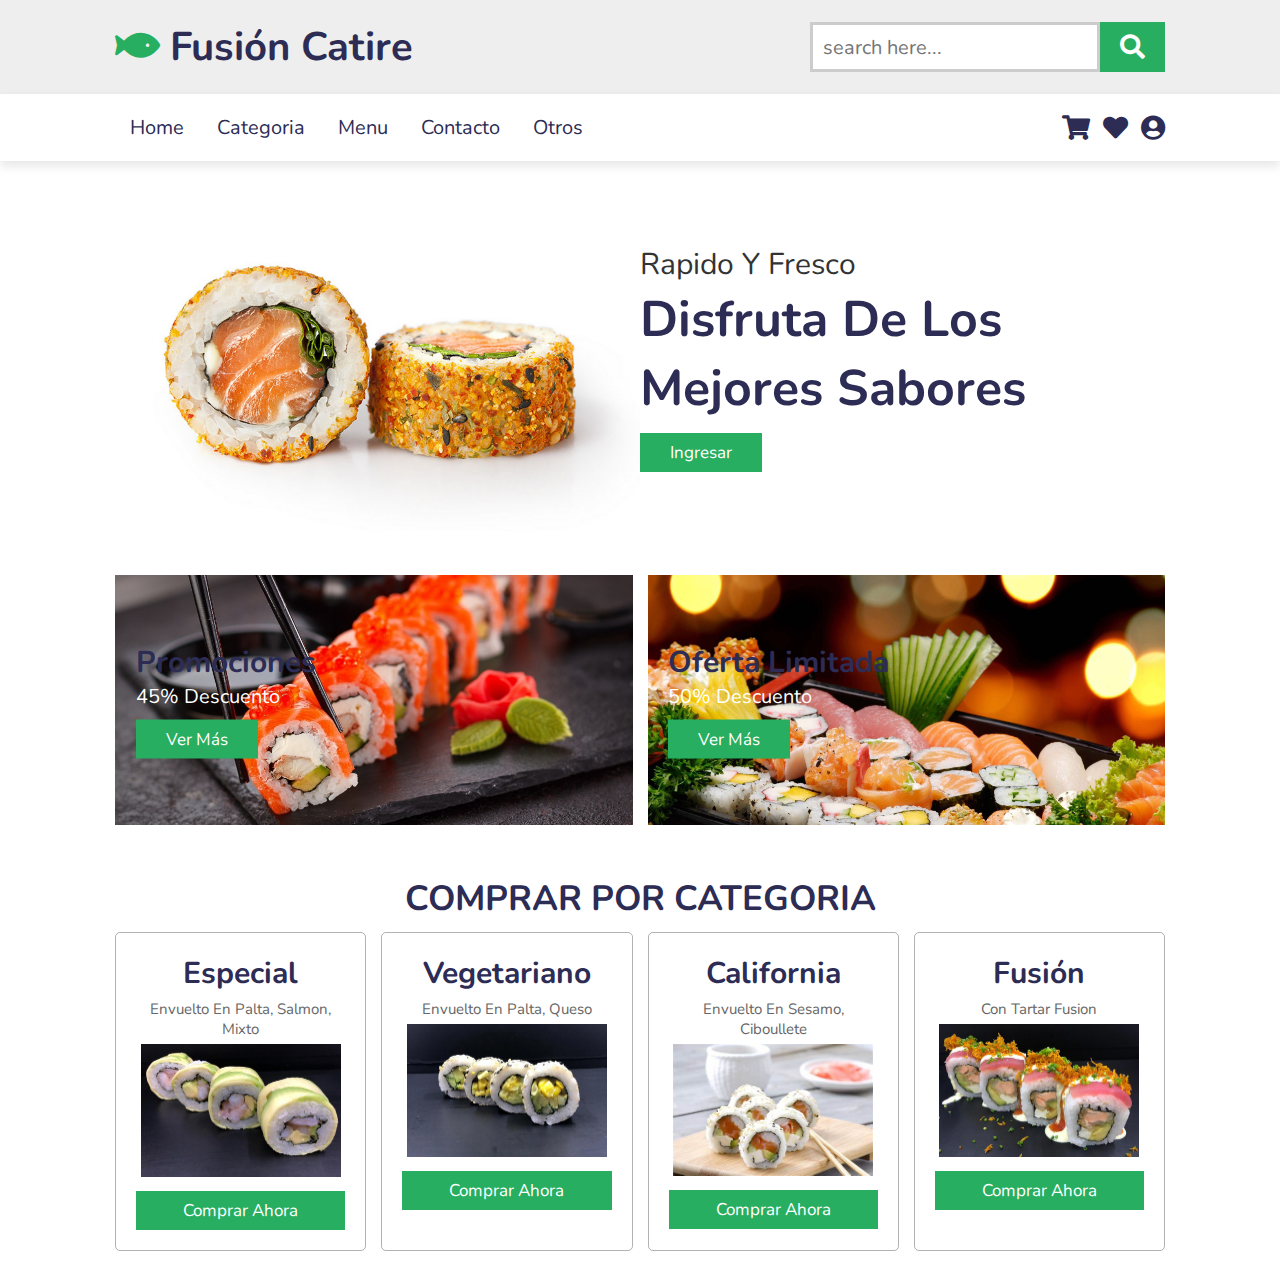
<file: index.html>
<!DOCTYPE html>
<html lang="en">
<head>
    <meta charset="UTF-8">
    <meta http-equiv="X-UA-Compatible" content="IE=edge">
    <meta name="viewport" content="width=device-width, initial-scale=1.0">
    <title>Catire Sushi</title>
    <link rel="shortcut icon" href="img/icon-sushi.png" type="image/x-icon">
    <link rel="stylesheet" href="css/estilo.css">
    <link href='https://cdnjs.cloudflare.com/ajax/libs/font-awesome/5.15.3/css/all.min.css' rel='stylesheet'>
</head>
<body>
<!--header section stars-->
<header>
  <div class="header-1">
    <a href="#" class="logo"><i class="fas fa-fish"></i>Fusión Catire</a>
    <form action="" class="search-box-container">
        <input type="search" id="search-box" placeholder="search here...">
        <label for="search-box" class="fas fa-search"></label>
    </form> 
  </div>

  <div class="header-2">
    <div id="menu-bar" class="fas fa-bars"></div>

    <nav class="navbar">
      <a href="#home">home</a>
      <a href="#categoria">categoria</a>
      <a href="#menu">menu</a>
      <a href="#contacto">contacto</a>
      <a href="#otros">otros</a>
    </nav>
    <div class="icons">
      <a href="#" class="fas fa-shopping-cart"></a>
      <a href="#" class="fas fa-heart"></a>
      <a href="#" class="fas fa-user-circle"></a>
    </div>
  </div>

</header>

<section class="home" id="home">
  <div class="image">
    <img src="img/portada.png" alt="">
  </div>
  <div class="content">
    <span>Rapido y fresco</span>
    <h3>Disfruta de los mejores sabores</h3>
    <a href="#" class="btn">Ingresar</a>
  </div>
</section>
<section class="banner-container">
  <div class="banner">
    <img src="img/fondo.jpeg" alt="">
    <div class="content">
      <h3>Promociones</h3>
      <p>45% descuento</p>
      <a href="#" class="btn">ver más</a>
    </div>
  </div>
  <div class="banner">
    <img src="img/fondo1.jpg" alt="">
    <div class="content">
      <h3>Oferta Limitada</h3>
      <p>50% descuento</p>
      <a href="#" class="btn">ver más</a>
    </div>
  </div>
</section>

<section class="categoria" id="categoria">
  <h1 class="heading">comprar por <span>categoria</span></h1>
  <div class="box-container">
    <div class="box">
      <h3>Especial</h3>
      <p>envuelto en palta, salmon, mixto</p>
      <img src="img/sushi-palta.jpg" alt="">
      <a href="rolls-especiales.html" class="btn">Comprar Ahora</a>
    </div>
    <div class="box">
      <h3>Vegetariano</h3>
      <p>envuelto en palta, queso</p>
      <img src="img/vegetariano.jpg" alt="">
      <a href="#" class="btn">Comprar Ahora</a>
    </div>
    <div class="box">
      <h3>California</h3>
      <p>envuelto en sesamo, ciboullete</p>
      <img src="img/california.jpg" alt="">
      <a href="#" class="btn">Comprar Ahora</a>
    </div>
    <div class="box">
      <h3> Fusión</h3>
      <p>con tartar fusion </p>
      <img src="img/nikeei.jpg" alt="">
      <a href="#" class="btn">Comprar Ahora</a>
    </div>
    
  </div>
</section>
<script src="js/script.js"></script>

    <!-- Option 2: Separate Popper and Bootstrap JS -->
    <!--
    <script src="https://cdn.jsdelivr.net/npm/@popperjs/core@2.9.1/dist/umd/popper.min.js" integrity="sha384-SR1sx49pcuLnqZUnnPwx6FCym0wLsk5JZuNx2bPPENzswTNFaQU1RDvt3wT4gWFG" crossorigin="anonymous"></script>
    <script src="https://cdn.jsdelivr.net/npm/bootstrap@5.0.0-beta3/dist/js/bootstrap.min.js" integrity="sha384-j0CNLUeiqtyaRmlzUHCPZ+Gy5fQu0dQ6eZ/xAww941Ai1SxSY+0EQqNXNE6DZiVc" crossorigin="anonymous"></script>
    -->
</body>
</html>
</file>
<file: css/estilo.css>
@import url('https://fonts.googleapis.com/css2?family=Nunito:wght@200;300;400;600;700&display=swap');

:root{
    --green: #27ae60;
    --black: #2c2c54;
}
*{
    font-family: 'Nunito', sans-serif;
    margin: 0; padding: 0;
    box-sizing: border-box;
    outline: none; border: none;
    text-decoration: none;
    text-transform: capitalize;
    transition: all .2s linear;

}
*::selection{
    background: var(--green);
    color: #fff;
}

html{
    font-size: 62.5%;
    overflow-x: hidden;
    scroll-padding-top: 6.5rem;
    scroll-behavior: smooth;
}

section{
    padding: 2rem 9%;
}

.btn{
    display: inline-block;
    margin-top: 1rem;
    background: var(--green);
    color: #fff;
    padding: .8rem 3rem;
    font-size: 1.7rem;
    text-align: center;
    cursor: pointer;
}

.btn:hover{
    background: var(--black);
}

.heading{
    text-align: center;
    color: var(--black);
    text-transform: uppercase;
    padding: 1rem;
    font-size: 3.5rem;
}

.heading span{
    color: var(--black);
    text-transform: uppercase;
}
.header-1{
    background: #eee;
    display: flex;
    align-items: center;
    justify-content: space-between;
    padding: 2rem 9%;
}

.logo{
    color: var(--black);
    font-weight: bolder;
    font-size: 4rem;
}

.logo i {
    padding-right: 1rem;
    color: var(--green);
}

.header-1 .search-box-container{
    display: flex;
    height: 5rem;
}

.header-1 .search-box-container #search-box{
    height: 100%;
    width: 100%;
    padding: 1rem;
    font-size: 2rem;
    color: #333;
    border: 0.3rem solid rgba(0,0,0,.2);
    text-transform: none;
}

.header-1 .search-box-container label{
    height: 100%;
    width: 8rem;
    font-size: 2.5rem;
    line-height: 5rem;
    color: #fff;
    background: var(--green);
    text-align: center;
    cursor: pointer;
}

.header-1 .search-box-container label:hover{
    background: var(--black);
}

.header-2{
    background: #fff;
    display: flex;
    align-items: center;
    justify-content: space-between;
    padding: 2rem 9%;
    box-shadow: 0 .5rem 1rem rgba(0,0,0,.1);
    position: relative;
}

.header-2.active{
    position: fixed;
    top: 0; left: 0; right: 0;
    z-index: 100000;
}
.header-2 .navbar a{
    padding: .5rem 1.5rem;
    font-size: 2rem;
    border-radius: .5rem;
    color: var(--black);
}

.header-2 .navbar a:hover{
    background: var(--green);
    color: #fff;
}

.header-2 .icons a{
    font-size: 2.5rem;
    color: var(--black);
    padding-left: 1rem;
}

#menu-bar{
    font-size: 3rem;
    border-radius: .5rem;
    border: 1rem solid var(--black);
    padding: .8rem 1.5rem;
    color: var(--black);
    cursor: pointer;
    display: none;
}

.home{
    display: flex;
    align-items: center;
    justify-content: center;
    flex-wrap: wrap;
}

.home .image{
    flex: 1 1 40rem;
    padding-top: 5rem;
}

.home .image img{
    width: 100%;
}

.home .content{
    flex: 1 1 40rem;
}

.home .content span{
    font-size: 3rem;
    color: #333;
}

.home .content h3{
    font-size: 5rem;
    color: var(--black);
}

.banner-container{
    display: flex;
    flex-wrap: wrap;
    gap: 1.5rem;
}

.banner-container .banner{
    flex: 1 1 40rem;
    height: 25rem;
    overflow: hidden;
    position: relative;
}

.banner-container .banner img{
    height: 100%;
    width: 100%;
    object-fit: cover;
}

.banner-container .banner .content{
    position: absolute;
    top: 50%; left: 4%;
    transform: translateY(-50%);
}

.banner-container .banner .content h3{
    font-size: 3rem;
    color: var(--black);
}

.banner-container .banner .content p{
    font-size: 2rem;
    color: #fff;
}

.banner-container .banner:hover img{
    transform: scale(1.2) rotate(-5deg);
}
.categoria .box-container{
    display: flex;
    gap: 1.5rem;
    flex-wrap: wrap;
}
.categoria .box-container .box{
    border: .1rem solid rgba(0,0,0,.3);
    border-radius: .5rem;
    text-align: center;
    padding: 2rem;
    flex: 1 1 25rem;
}
.categoria .box-container .box img{
    width: 20rem;
    margin: .5 rem 0;
}

.categoria .box-container .box h3{
    font-size: 3rem;
    color: var(--black);
}

.categoria .box-container .box p{
    font-size: 1.5rem;
    color: #666;
    padding: .5rem 0;
}

.categoria .box-container .box .btn{
    display: block;
}
@media (max-width:1200px){
    html{
        font-size: 55%;
    }
}

@media(max-width:991px){

    .header-1,
    .header-2{
        padding: 2rem;

    }

    section{
        padding: 2rem;
    }
}

@media(max-width:768px){
    #menu-bar{
        display: initial;
    }

    .header-2 .navbar{
        position: absolute;
        top: 100%; left: 0; right: 0;
        background: var(--black);
        padding: 1rem 2rem;
        display: none;
    }

    .header-2 .navbar.active{
        display: initial;
    }
    .header-2 .navbar a{
        font-size: 2.5rem;
        display: block;
        text-align: center;
        background: #fff;
        padding: 1rem;
        margin: 1.5rem 0;
    }
    .home .content{
        text-align: center;
    }
    .home .content h3{
        font-size: 4rem;
    }
}

@media(max-width:450px){

    html{
        font-size: 50%;
    }
    .heading{
        font-size: 2.5rem;
    }
    .header-1{
        flex-flow: column;
    }

    .header-1 .search-box-container{
        width: 100%;
        margin-top: 2rem;
    }

    .logo{
        font-size: 4rem;
    }
}
</file>
